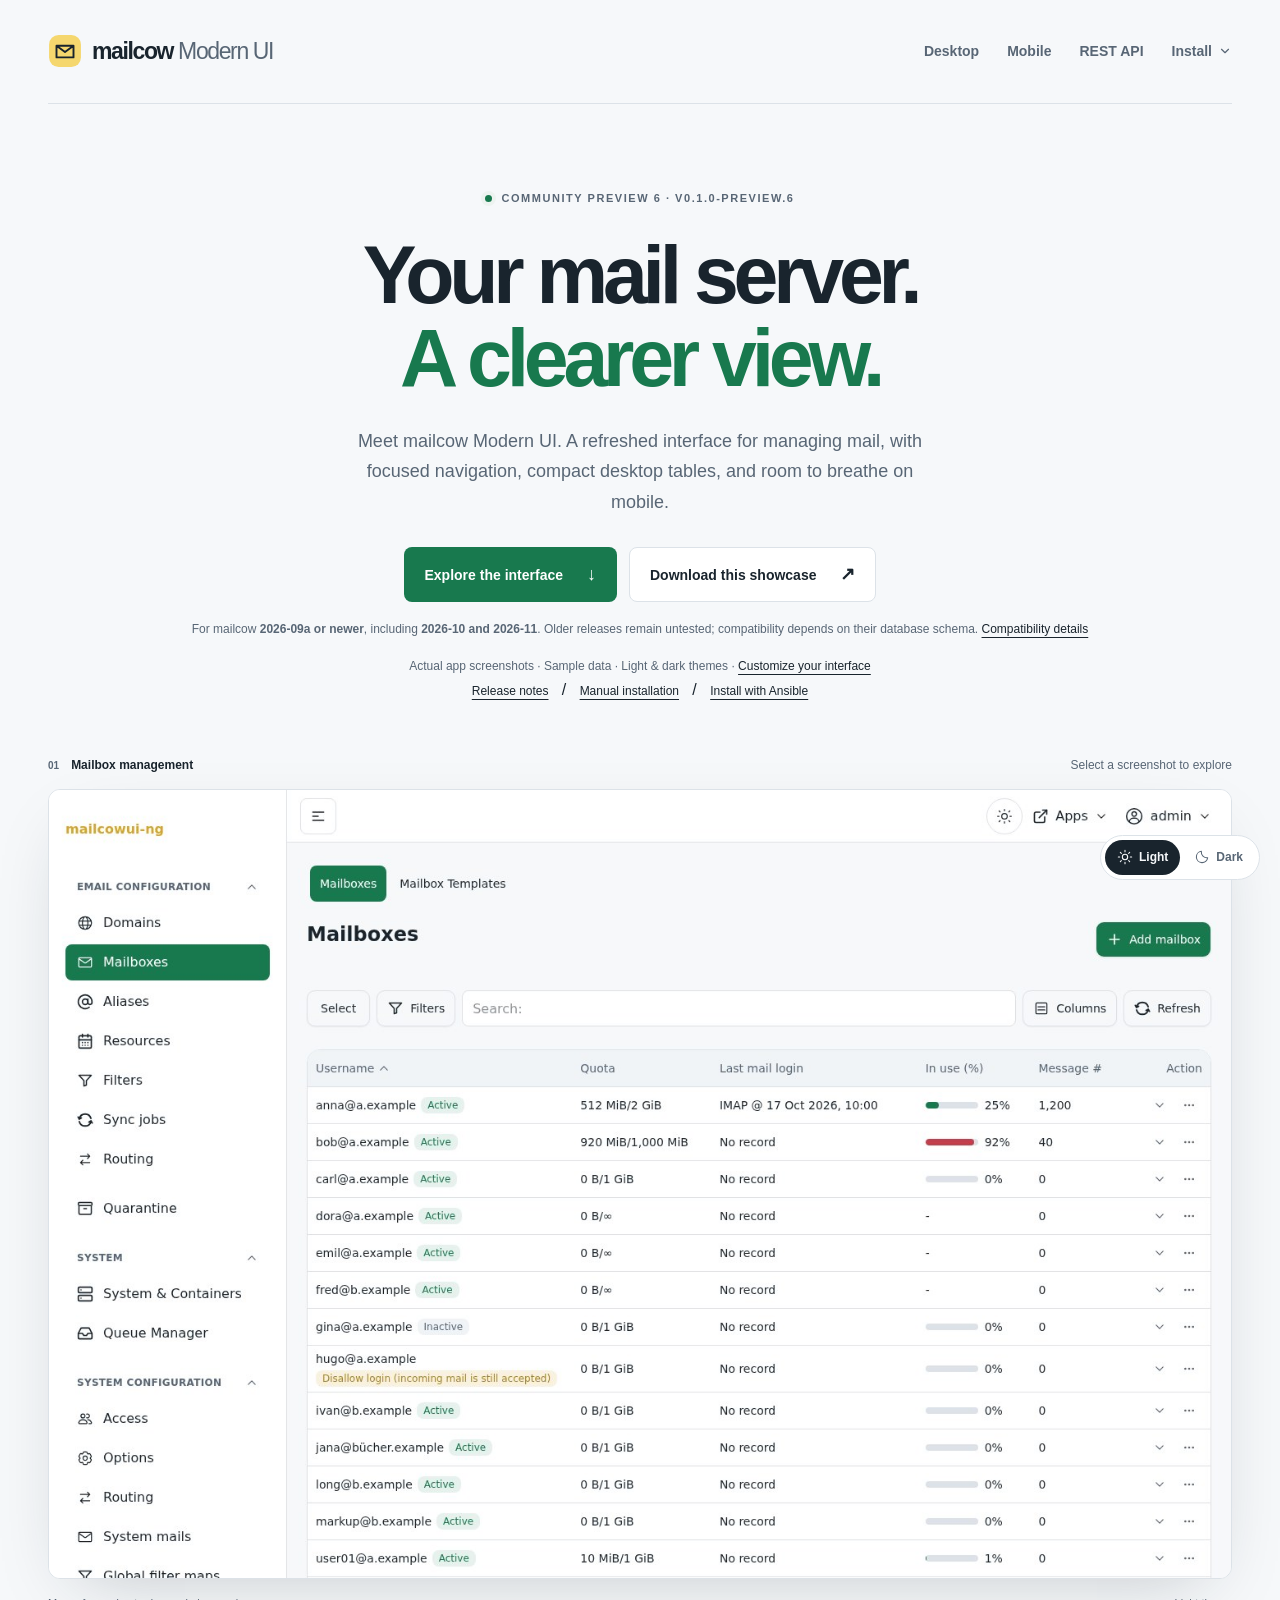
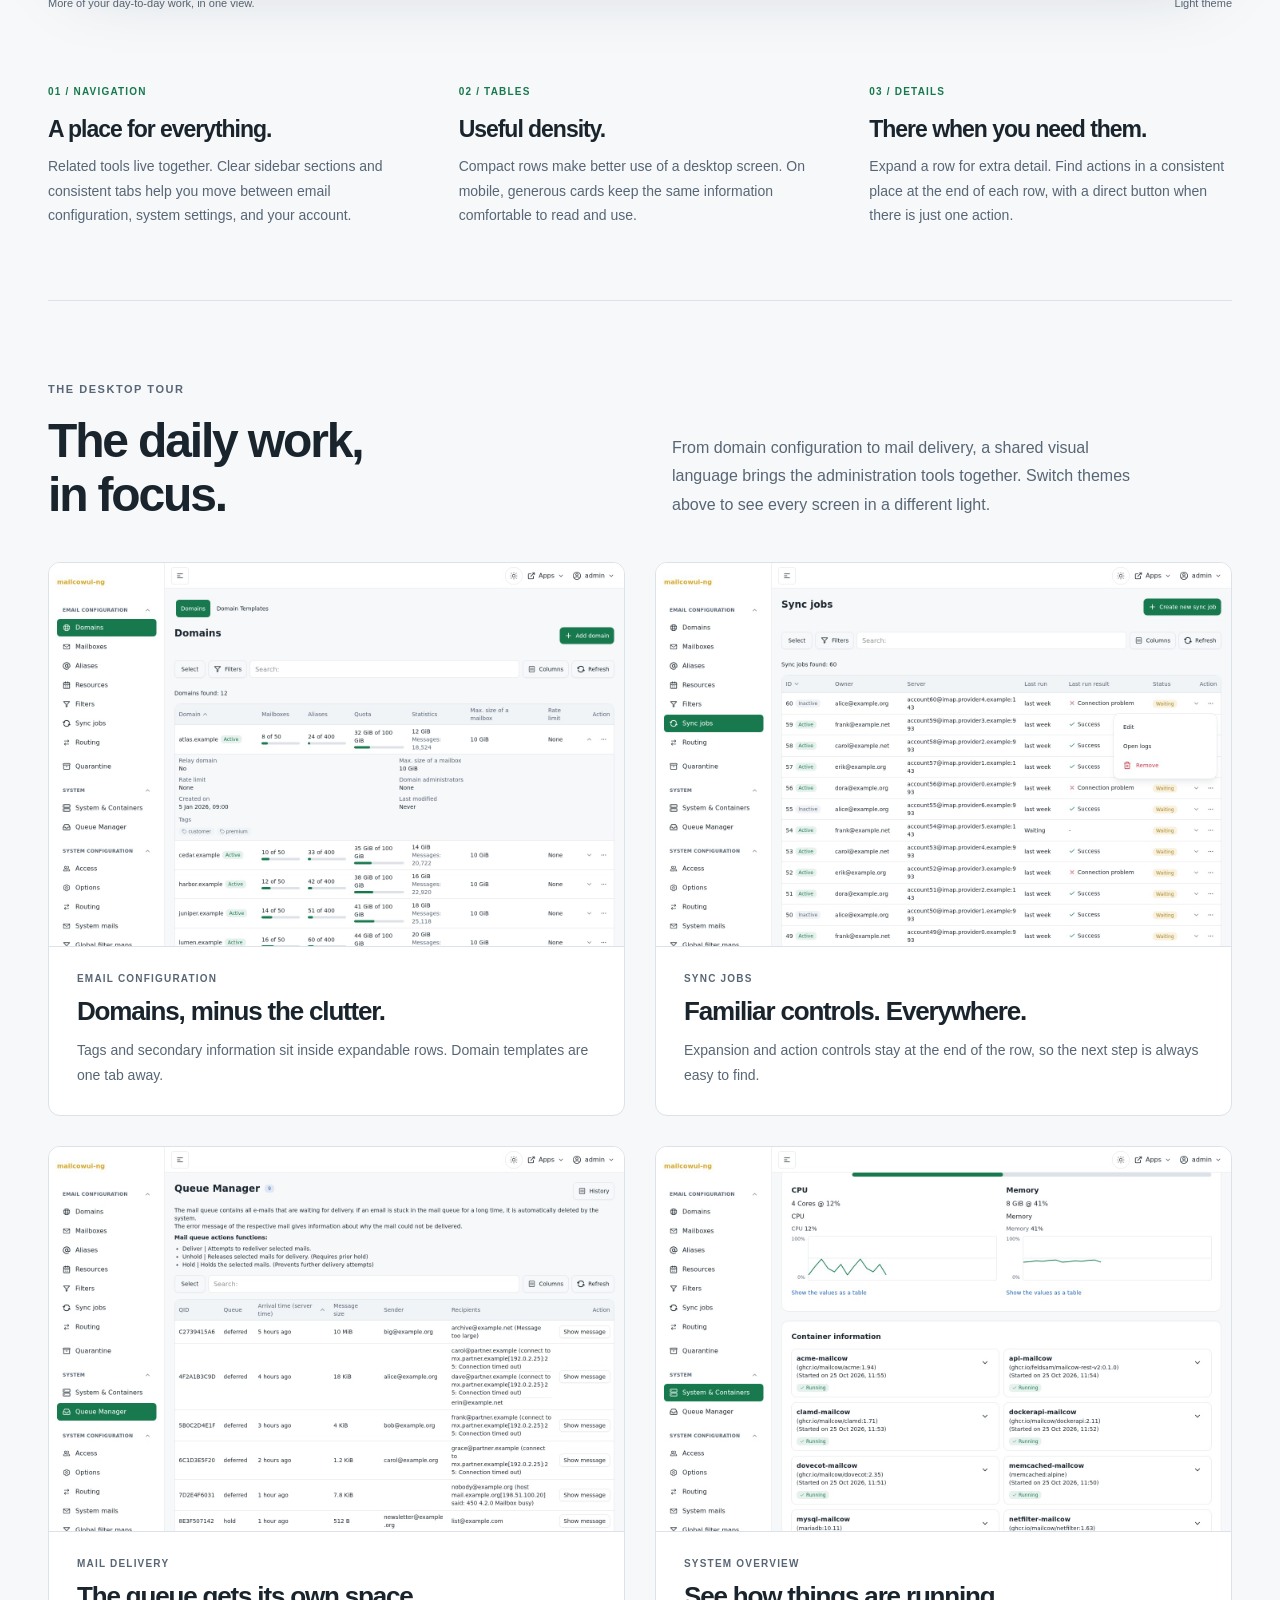
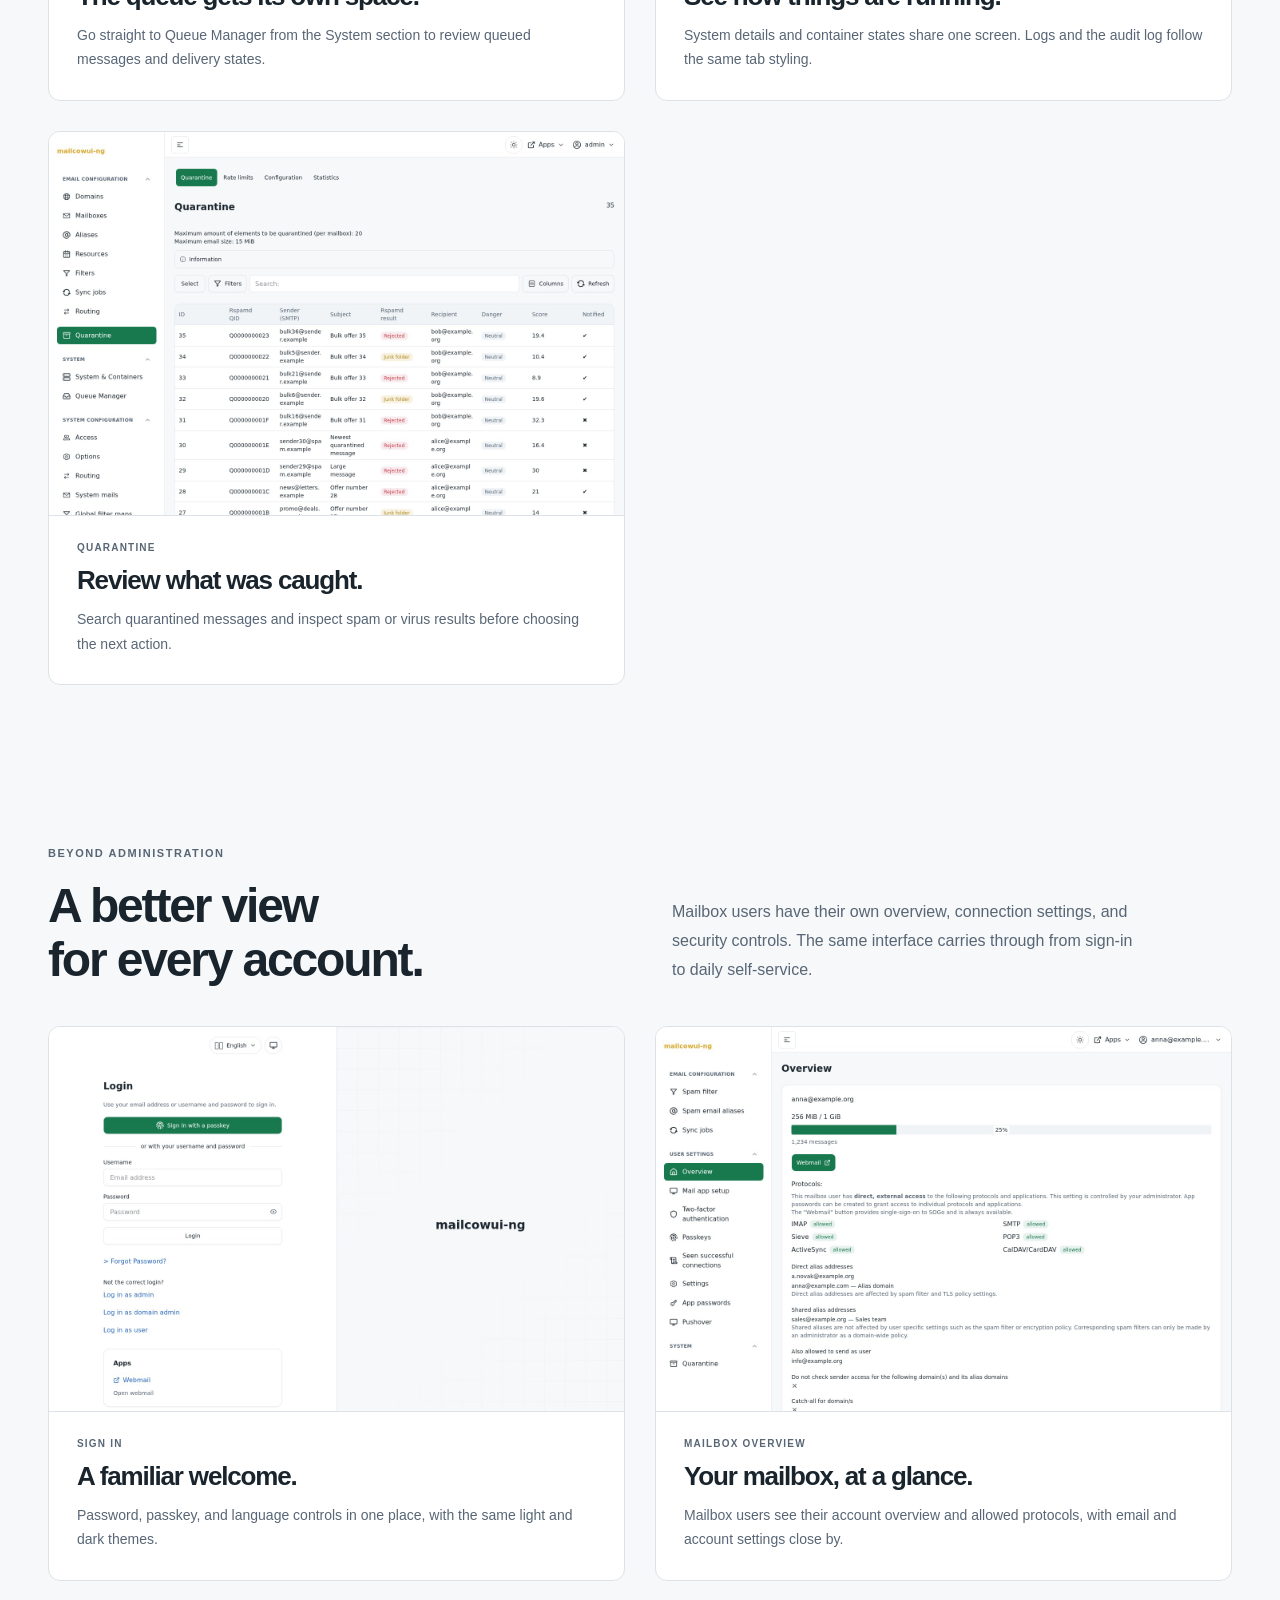
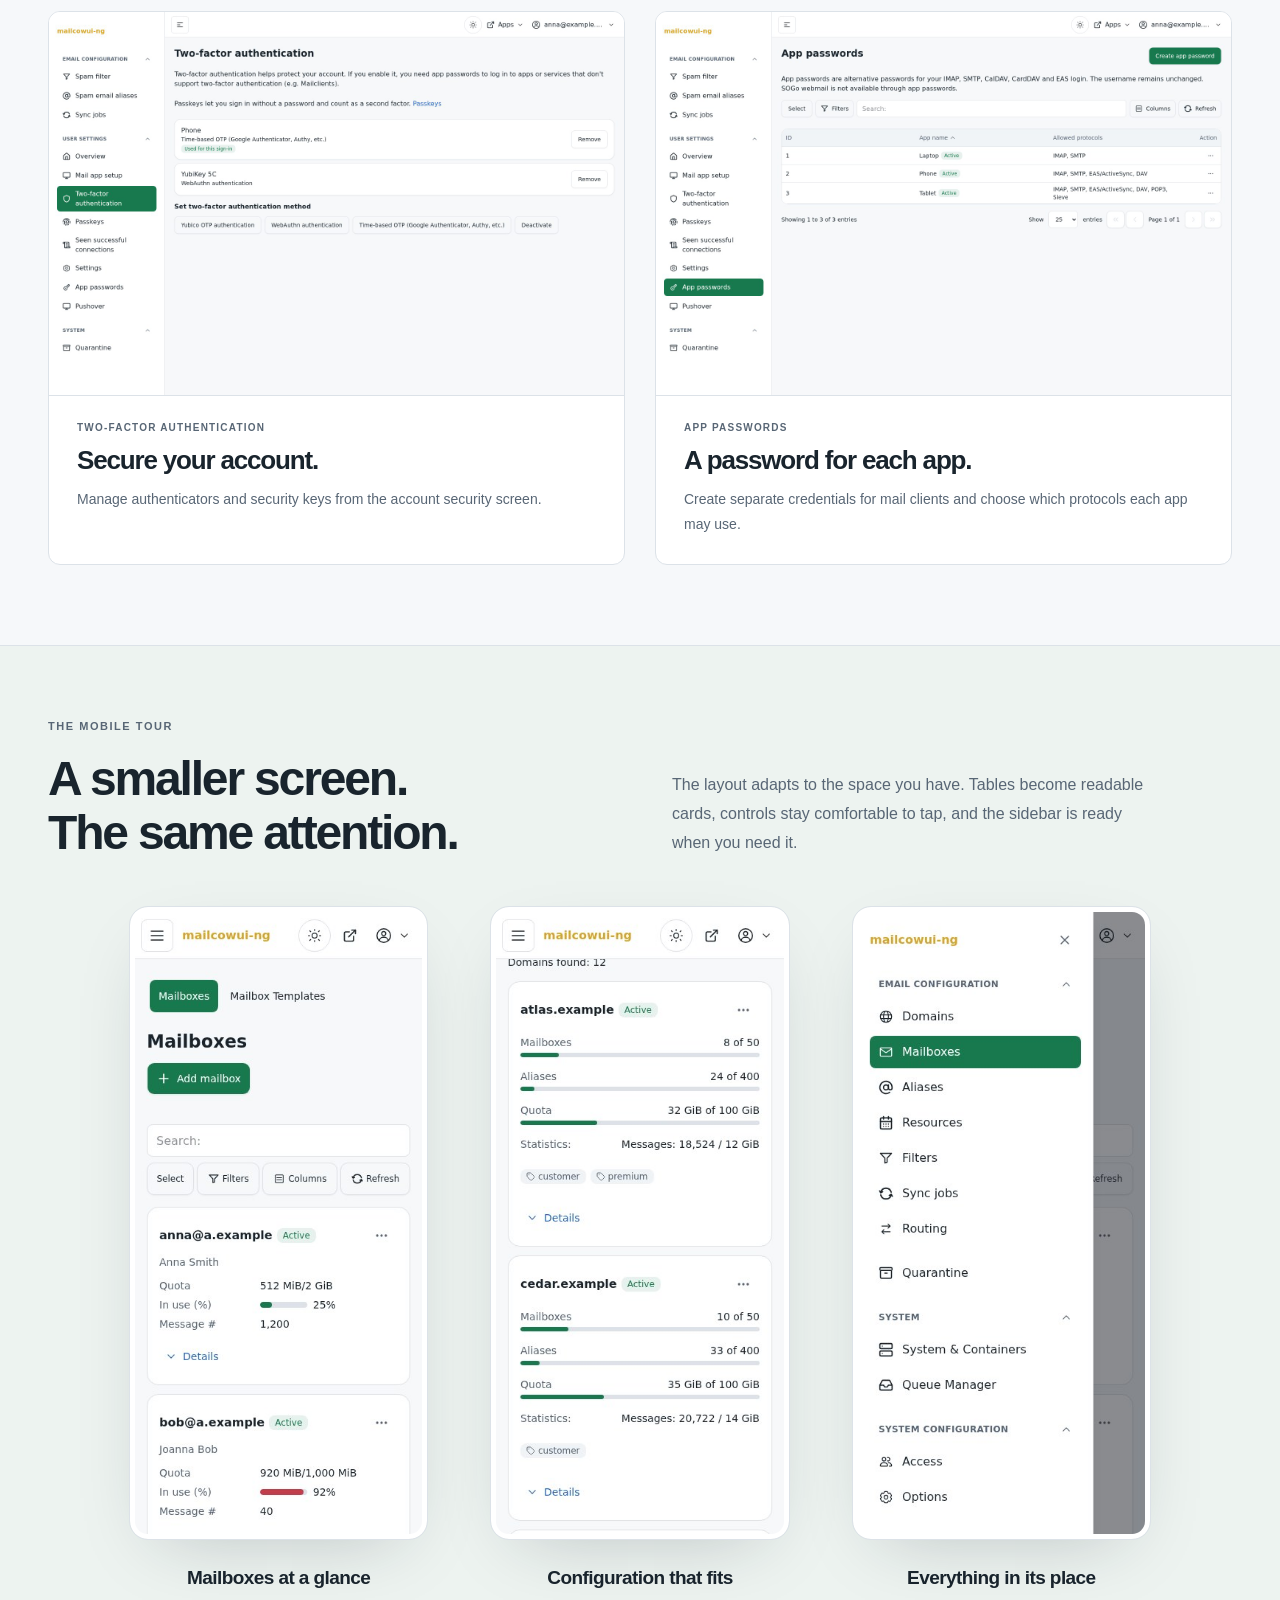
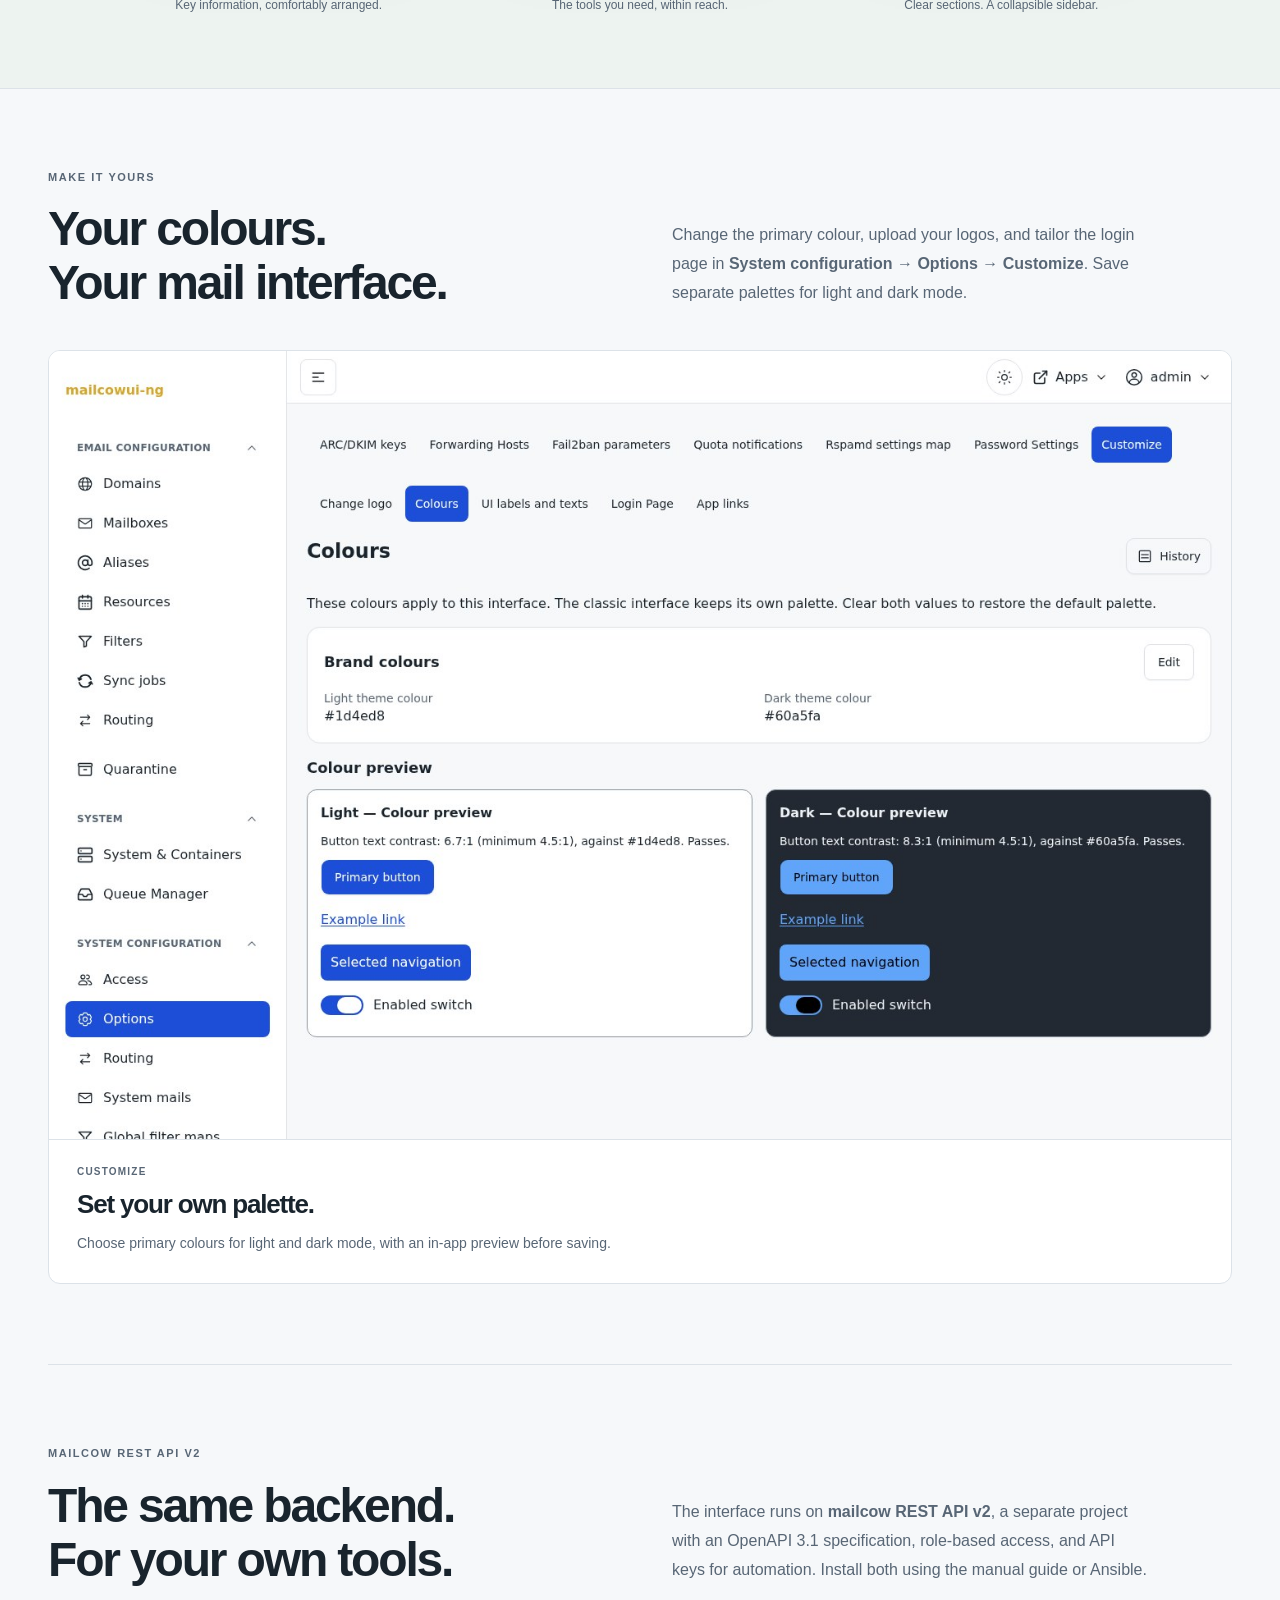
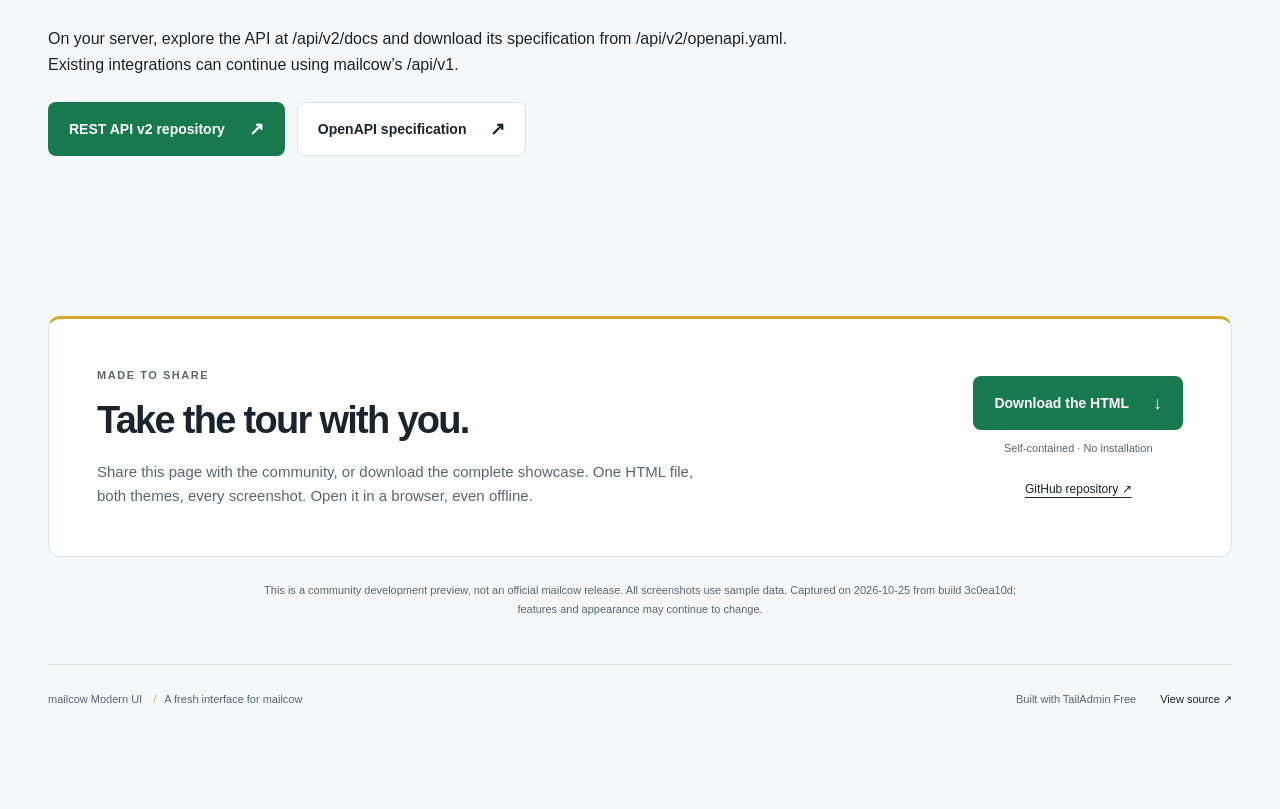
<file: docs/index.html>
<!doctype html>
<html lang="en" data-theme="light">
<head>
  <meta charset="UTF-8" />
  <meta name="viewport" content="width=device-width, initial-scale=1" />
  <meta name="color-scheme" content="light dark" />
  <title>mailcow Modern UI — A clearer view of your mail server</title>
  <meta name="description" content="Explore the mailcow Modern UI community preview: a refreshed mail administration interface, with light and dark themes and layouts for desktop and mobile." />
  <meta property="og:title" content="mailcow Modern UI — A clearer view of your mail server" />
  <meta property="og:description" content="A visual tour of the refreshed interface. Compact desktop tables, comfortable mobile layouts, and a consistent light and dark palette." />
  <meta property="og:type" content="website" />
  <link rel="canonical" href="https://feldsam-inc.github.io/mailcow-modern-ui/" />
  <meta property="og:url" content="https://feldsam-inc.github.io/mailcow-modern-ui/" />
  <meta property="og:image" content="https://feldsam-inc.github.io/mailcow-modern-ui/screenshots/mailboxes-light.jpg" />
  <meta property="og:image:alt" content="The mailcow Modern UI mailbox management screen in light mode, with sample data" />
  <link rel="icon" href="icon.svg" type="image/svg+xml" />
  <link rel="stylesheet" href="showcase.css" />
  <script src="showcase.js" defer></script>
</head>
<body>
  <a class="skip-link" href="#main">Skip to content</a>
  <header class="site-header wrap">
    <a class="wordmark" href="#" aria-label="mailcow Modern UI showcase home">
      <svg class="brand-icon" viewBox="0 0 32 32" aria-hidden="true"><rect x="1" y="1" width="30" height="30" rx="9" /><path d="M8 11h16v11H8zM8 11l8 6 8-6" /></svg>
      <span>mailcow<span class="wordmark-suffix"> Modern UI</span></span>
    </a>
    <nav class="header-nav" aria-label="Showcase sections">
      <a href="#desktop">Desktop</a><a href="#mobile">Mobile</a><a href="#api">REST API</a>
      <details class="install-menu">
        <summary>Install <svg viewBox="0 0 24 24" fill="none" stroke="currentColor" stroke-width="2" stroke-linecap="round" stroke-linejoin="round" aria-hidden="true"><path d="m6 9 6 6 6-6" /></svg></summary>
        <div class="install-options">
          <a href="https://github.com/FELDSAM-INC/mailcow-modern-ui/blob/v0.1.0-preview.6/docs/installation.md"><strong>Manual installation</strong><span>Copy the commands, one step at a time.</span></a>
          <a href="https://github.com/FELDSAM-INC/mailcow-modern-ui/blob/v0.1.0-preview.6/docs/ansible.md"><strong>Install with Ansible</strong><span>Configure your inventory and run the playbook.</span></a>
        </div>
      </details>
    </nav>
    <div class="theme-control" role="group" aria-label="Screenshot and page theme" hidden>
      <button type="button" data-set-theme="light" aria-pressed="true"><svg viewBox="0 0 24 24" aria-hidden="true"><circle cx="12" cy="12" r="4" /><path d="M12 2v2m0 16v2M2 12h2m16 0h2M5 5l1.5 1.5m11 11L19 19M5 19l1.5-1.5m11-11L19 5" /></svg><span>Light</span></button>
      <button type="button" data-set-theme="dark" aria-pressed="false"><svg viewBox="0 0 24 24" aria-hidden="true"><path d="M20.5 13A8.5 8.5 0 0 1 11 3.5 8.5 8.5 0 1 0 20.5 13Z" /></svg><span>Dark</span></button>
    </div>
  </header>
  <main id="main">
    <section class="hero wrap" aria-labelledby="hero-title">
      <div class="eyebrow"><span class="status-dot"></span>Community Preview 6 · v0.1.0-preview.6</div>
      <h1 id="hero-title">Your mail server.<br /><span>A clearer view.</span></h1>
      <p class="hero-description">Meet mailcow Modern UI. A refreshed interface for managing mail, with focused navigation, compact desktop tables, and room to breathe on mobile.</p>
      <div class="hero-actions"><a class="button primary" href="#desktop">Explore the interface <span aria-hidden="true">↓</span></a><a class="button secondary" href="mailcow-modern-ui-showcase.html" download="mailcow-modern-ui-showcase.html" data-download>Download this showcase <span aria-hidden="true">↗</span></a></div>
      <p class="hero-note">For mailcow <strong>2026-09a or newer</strong>, including <strong>2026-10 and 2026-11</strong>. Older releases remain untested; compatibility depends on their database schema. <a class="text-link" href="https://github.com/FELDSAM-INC/mailcow-modern-ui/blob/main/docs/compatibility.md">Compatibility details</a></p>
      <p class="hero-note">Actual app screenshots · Sample data · Light &amp; dark themes · <a class="text-link" href="#customize">Customize your interface</a></p>
      <p><a class="text-link" href="https://github.com/FELDSAM-INC/mailcow-modern-ui/releases/tag/v0.1.0-preview.6">Release notes</a> &nbsp; / &nbsp; <a class="text-link" href="https://github.com/FELDSAM-INC/mailcow-modern-ui/blob/v0.1.0-preview.6/docs/installation.md">Manual installation</a> &nbsp; / &nbsp; <a class="text-link" href="https://github.com/FELDSAM-INC/mailcow-modern-ui/blob/v0.1.0-preview.6/docs/ansible.md">Install with Ansible</a></p>
    </section>
    <section class="hero-preview wrap" aria-label="Mailbox management preview">
      <div class="preview-heading"><span><span class="section-number">01</span>Mailbox management</span><span class="enlarge-hint">Select a screenshot to explore</span></div>
      <button class="screenshot hero-shot" type="button" data-title="Mailbox management" data-description="A compact desktop table keeps mailbox names, addresses, quota use, and row controls together. Secondary details are available on demand." aria-label="Enlarge screenshot: Mailbox management">
    <img src="screenshots/mailboxes-light.jpg" data-theme-image="light" width="1440" height="960" alt="Mailbox management with the sidebar, quota bars, filters, and controls at the end of each row. Light theme." fetchpriority="high" />
<img src="screenshots/mailboxes-dark.jpg" data-theme-image="dark" width="1440" height="960" alt="Mailbox management with the sidebar, quota bars, filters, and controls at the end of each row. Dark theme."  />
    <span class="zoom-badge" aria-hidden="true">↗</span>
  </button>
      <div class="preview-caption"><span>More of your day-to-day work, in one view.</span><span class="theme-caption">Light theme</span></div>
    </section>
    <div class="benefits wrap">
      <article><span class="benefit-number">01 / NAVIGATION</span><h2>A place for everything.</h2><p>Related tools live together. Clear sidebar sections and consistent tabs help you move between email configuration, system settings, and your account.</p></article>
      <article><span class="benefit-number">02 / TABLES</span><h2>Useful density.</h2><p>Compact rows make better use of a desktop screen. On mobile, generous cards keep the same information comfortable to read and use.</p></article>
      <article><span class="benefit-number">03 / DETAILS</span><h2>There when you need them.</h2><p>Expand a row for extra detail. Find actions in a consistent place at the end of each row, with a direct button when there is just one action.</p></article>
    </div>
    <section class="tour-section wrap" id="desktop" aria-labelledby="desktop-title">
      <div class="section-intro"><div><p class="eyebrow">THE DESKTOP TOUR</p><h2 id="desktop-title">The daily work,<br />in focus.</h2></div><p>From domain configuration to mail delivery, a shared visual language brings the administration tools together. Switch themes above to see every screen in a different light.</p></div>
      <div class="desktop-grid"><article class="tour-card"><button class="screenshot " type="button" data-title="Domains, minus the clutter." data-description="Tags and secondary information sit inside expandable rows. Domain templates are one tab away." aria-label="Enlarge screenshot: Domains, minus the clutter.">
    <img src="screenshots/domains-light.jpg" data-theme-image="light" width="1440" height="960" alt="Domain management with an expanded row showing additional details and tags. Light theme." loading="lazy" />
<img src="screenshots/domains-dark.jpg" data-theme-image="dark" width="1440" height="960" alt="Domain management with an expanded row showing additional details and tags. Dark theme." loading="lazy" />
    <span class="zoom-badge" aria-hidden="true">↗</span>
  </button><div class="card-copy"><p class="card-category">EMAIL CONFIGURATION</p><h3>Domains, minus the clutter.</h3><p>Tags and secondary information sit inside expandable rows. Domain templates are one tab away.</p></div></article>
<article class="tour-card"><button class="screenshot " type="button" data-title="Familiar controls. Everywhere." data-description="Expansion and action controls stay at the end of the row, so the next step is always easy to find." aria-label="Enlarge screenshot: Familiar controls. Everywhere.">
    <img src="screenshots/sync-jobs-light.jpg" data-theme-image="light" width="1440" height="960" alt="Sync jobs with a row action menu open, including edit, logs, and delete. Light theme." loading="lazy" />
<img src="screenshots/sync-jobs-dark.jpg" data-theme-image="dark" width="1440" height="960" alt="Sync jobs with a row action menu open, including edit, logs, and delete. Dark theme." loading="lazy" />
    <span class="zoom-badge" aria-hidden="true">↗</span>
  </button><div class="card-copy"><p class="card-category">SYNC JOBS</p><h3>Familiar controls. Everywhere.</h3><p>Expansion and action controls stay at the end of the row, so the next step is always easy to find.</p></div></article>
<article class="tour-card"><button class="screenshot " type="button" data-title="The queue gets its own space." data-description="Go straight to Queue Manager from the System section to review queued messages and delivery states." aria-label="Enlarge screenshot: The queue gets its own space.">
    <img src="screenshots/queue-light.jpg" data-theme-image="light" width="1440" height="960" alt="Queue Manager showing sample queued mail and delivery status. Light theme." loading="lazy" />
<img src="screenshots/queue-dark.jpg" data-theme-image="dark" width="1440" height="960" alt="Queue Manager showing sample queued mail and delivery status. Dark theme." loading="lazy" />
    <span class="zoom-badge" aria-hidden="true">↗</span>
  </button><div class="card-copy"><p class="card-category">MAIL DELIVERY</p><h3>The queue gets its own space.</h3><p>Go straight to Queue Manager from the System section to review queued messages and delivery states.</p></div></article>
<article class="tour-card"><button class="screenshot " type="button" data-title="See how things are running." data-description="System details and container states share one screen. Logs and the audit log follow the same tab styling." aria-label="Enlarge screenshot: See how things are running.">
    <img src="screenshots/system-light.jpg" data-theme-image="light" width="1440" height="960" alt="System monitoring with CPU and memory charts and container status cards. Light theme." loading="lazy" />
<img src="screenshots/system-dark.jpg" data-theme-image="dark" width="1440" height="960" alt="System monitoring with CPU and memory charts and container status cards. Dark theme." loading="lazy" />
    <span class="zoom-badge" aria-hidden="true">↗</span>
  </button><div class="card-copy"><p class="card-category">SYSTEM OVERVIEW</p><h3>See how things are running.</h3><p>System details and container states share one screen. Logs and the audit log follow the same tab styling.</p></div></article><article class="tour-card"><button class="screenshot" type="button" data-title="Review what was caught." data-description="Search quarantined messages and inspect spam or virus results before choosing the next action." aria-label="Enlarge screenshot: Review what was caught."><img src="screenshots/quarantine-light.jpg" data-theme-image="light" width="1440" height="960" alt="Quarantine with sample message subjects, scores, and status. Light theme." loading="lazy" /><img src="screenshots/quarantine-dark.jpg" data-theme-image="dark" width="1440" height="960" alt="Quarantine with sample message subjects, scores, and status. Dark theme." loading="lazy" /><span class="zoom-badge" aria-hidden="true">↗</span></button><div class="card-copy"><p class="card-category">QUARANTINE</p><h3>Review what was caught.</h3><p>Search quarantined messages and inspect spam or virus results before choosing the next action.</p></div></article></div>
    </section>
    <section class="tour-section wrap" id="account-preview" aria-labelledby="account-preview-title"><div class="section-intro"><div><p class="eyebrow">BEYOND ADMINISTRATION</p><h2 id="account-preview-title">A better view<br />for every account.</h2></div><p>Mailbox users have their own overview, connection settings, and security controls. The same interface carries through from sign-in to daily self-service.</p></div><div class="desktop-grid"><article class="tour-card"><button class="screenshot" type="button" data-title="A familiar welcome." data-description="Password, passkey, and language controls in one place, with the same light and dark themes." aria-label="Enlarge screenshot: A familiar welcome."><img src="screenshots/sign-in-light.jpg" data-theme-image="light" width="1440" height="960" alt="The sign-in page with password and passkey options. Light theme." loading="lazy" /><img src="screenshots/sign-in-dark.jpg" data-theme-image="dark" width="1440" height="960" alt="The sign-in page with password and passkey options. Dark theme." loading="lazy" /><span class="zoom-badge" aria-hidden="true">↗</span></button><div class="card-copy"><p class="card-category">SIGN IN</p><h3>A familiar welcome.</h3><p>Password, passkey, and language controls in one place, with the same light and dark themes.</p></div></article><article class="tour-card"><button class="screenshot" type="button" data-title="Your mailbox, at a glance." data-description="Mailbox users see their account overview and allowed protocols, with email and account settings close by." aria-label="Enlarge screenshot: Your mailbox, at a glance."><img src="screenshots/account-overview-light.jpg" data-theme-image="light" width="1440" height="960" alt="Mailbox account overview with quota and protocol information. Light theme." loading="lazy" /><img src="screenshots/account-overview-dark.jpg" data-theme-image="dark" width="1440" height="960" alt="Mailbox account overview with quota and protocol information. Dark theme." loading="lazy" /><span class="zoom-badge" aria-hidden="true">↗</span></button><div class="card-copy"><p class="card-category">MAILBOX OVERVIEW</p><h3>Your mailbox, at a glance.</h3><p>Mailbox users see their account overview and allowed protocols, with email and account settings close by.</p></div></article><article class="tour-card"><button class="screenshot" type="button" data-title="Secure your account." data-description="Manage authenticators and security keys from the account security screen." aria-label="Enlarge screenshot: Secure your account."><img src="screenshots/account-security-light.jpg" data-theme-image="light" width="1440" height="960" alt="The account two-factor authentication page with sample methods. Light theme." loading="lazy" /><img src="screenshots/account-security-dark.jpg" data-theme-image="dark" width="1440" height="960" alt="The account two-factor authentication page with sample methods. Dark theme." loading="lazy" /><span class="zoom-badge" aria-hidden="true">↗</span></button><div class="card-copy"><p class="card-category">TWO-FACTOR AUTHENTICATION</p><h3>Secure your account.</h3><p>Manage authenticators and security keys from the account security screen.</p></div></article><article class="tour-card"><button class="screenshot" type="button" data-title="A password for each app." data-description="Create separate credentials for mail clients and choose which protocols each app may use." aria-label="Enlarge screenshot: A password for each app."><img src="screenshots/app-passwords-light.jpg" data-theme-image="light" width="1440" height="960" alt="App passwords for sample mail clients and their allowed protocols. Light theme." loading="lazy" /><img src="screenshots/app-passwords-dark.jpg" data-theme-image="dark" width="1440" height="960" alt="App passwords for sample mail clients and their allowed protocols. Dark theme." loading="lazy" /><span class="zoom-badge" aria-hidden="true">↗</span></button><div class="card-copy"><p class="card-category">APP PASSWORDS</p><h3>A password for each app.</h3><p>Create separate credentials for mail clients and choose which protocols each app may use.</p></div></article></div></section>
    <section class="mobile-section" id="mobile" aria-labelledby="mobile-title">
      <div class="wrap"><div class="section-intro"><div><p class="eyebrow">THE MOBILE TOUR</p><h2 id="mobile-title">A smaller screen.<br />The same attention.</h2></div><p>The layout adapts to the space you have. Tables become readable cards, controls stay comfortable to tap, and the sidebar is ready when you need it.</p></div>
      <div class="mobile-grid"><article class="mobile-card"><button class="screenshot mobile-shot" type="button" data-title="Mailboxes at a glance" data-description="Key information, comfortably arranged." aria-label="Enlarge screenshot: Mailboxes at a glance">
    <img src="screenshots/mobile-mailboxes-light.jpg" data-theme-image="light" width="390" height="844" alt="Mobile mailbox cards with addresses, quota usage, and actions. Light theme." loading="lazy" />
<img src="screenshots/mobile-mailboxes-dark.jpg" data-theme-image="dark" width="390" height="844" alt="Mobile mailbox cards with addresses, quota usage, and actions. Dark theme." loading="lazy" />
    <span class="zoom-badge" aria-hidden="true">↗</span>
  </button><h3>Mailboxes at a glance</h3><p>Key information, comfortably arranged.</p></article>
<article class="mobile-card"><button class="screenshot mobile-shot" type="button" data-title="Configuration that fits" data-description="The tools you need, within reach." aria-label="Enlarge screenshot: Configuration that fits">
    <img src="screenshots/mobile-domains-light.jpg" data-theme-image="light" width="390" height="844" alt="Domain management cards adapted to a mobile screen. Light theme." loading="lazy" />
<img src="screenshots/mobile-domains-dark.jpg" data-theme-image="dark" width="390" height="844" alt="Domain management cards adapted to a mobile screen. Dark theme." loading="lazy" />
    <span class="zoom-badge" aria-hidden="true">↗</span>
  </button><h3>Configuration that fits</h3><p>The tools you need, within reach.</p></article>
<article class="mobile-card"><button class="screenshot mobile-shot" type="button" data-title="Everything in its place" data-description="Clear sections. A collapsible sidebar." aria-label="Enlarge screenshot: Everything in its place">
    <img src="screenshots/mobile-menu-light.jpg" data-theme-image="light" width="390" height="844" alt="The mobile sidebar open, showing grouped navigation sections. Light theme." loading="lazy" />
<img src="screenshots/mobile-menu-dark.jpg" data-theme-image="dark" width="390" height="844" alt="The mobile sidebar open, showing grouped navigation sections. Dark theme." loading="lazy" />
    <span class="zoom-badge" aria-hidden="true">↗</span>
  </button><h3>Everything in its place</h3><p>Clear sections. A collapsible sidebar.</p></article></div></div>
    </section>
    <section class="tour-section wrap" id="customize" aria-labelledby="customize-title">
      <div class="section-intro"><div><p class="eyebrow">MAKE IT YOURS</p><h2 id="customize-title">Your colours.<br />Your mail interface.</h2></div><p>Change the primary colour, upload your logos, and tailor the login page in <strong>System configuration → Options → Customize</strong>. Save separate palettes for light and dark mode.</p></div>
      <article class="tour-card"><button class="screenshot" type="button" data-title="Set your own palette." data-description="Choose primary colours for light and dark mode, with an in-app preview before saving." aria-label="Enlarge screenshot: Set your own palette."><img src="screenshots/customize-light.jpg" data-theme-image="light" width="1440" height="960" alt="The Customize Colours screen with a saved blue primary colour. Light theme." loading="lazy" /><img src="screenshots/customize-dark.jpg" data-theme-image="dark" width="1440" height="960" alt="The Customize Colours screen with a saved blue primary colour. Dark theme." loading="lazy" /><span class="zoom-badge" aria-hidden="true">↗</span></button><div class="card-copy"><p class="card-category">CUSTOMIZE</p><h3>Set your own palette.</h3><p>Choose primary colours for light and dark mode, with an in-app preview before saving.</p></div></article>

    </section>
    <section class="tour-section wrap api-section" id="api" aria-labelledby="api-title">
      <div class="section-intro"><div><p class="eyebrow">MAILCOW REST API V2</p><h2 id="api-title">The same backend.<br />For your own tools.</h2></div><p>The interface runs on <strong>mailcow REST API v2</strong>, a separate project with an OpenAPI 3.1 specification, role-based access, and API keys for automation. Install both using the manual guide or Ansible.</p></div>
      <div class="api-details"><p>On your server, explore the API at <code>/api/v2/docs</code> and download its specification from <code>/api/v2/openapi.yaml</code>. Existing integrations can continue using mailcow’s <code>/api/v1</code>.</p><div class="hero-actions"><a class="button primary" href="https://github.com/FELDSAM-INC/mailcow-rest-v2">REST API v2 repository <span aria-hidden="true">↗</span></a><a class="button secondary" href="https://github.com/FELDSAM-INC/mailcow-rest-v2/blob/main/api/openapi.yaml">OpenAPI specification <span aria-hidden="true">↗</span></a></div></div>
    </section>
    <section class="share-section wrap" id="share" aria-labelledby="share-title">
      <div class="share-panel"><div><p class="eyebrow">MADE TO SHARE</p><h2 id="share-title">Take the tour with you.</h2><p>Share this page with the community, or download the complete showcase. One HTML file, both themes, every screenshot. Open it in a browser, even offline.</p></div><div class="share-actions"><a class="button primary" href="mailcow-modern-ui-showcase.html" download="mailcow-modern-ui-showcase.html" data-download>Download the HTML <span aria-hidden="true">↓</span></a><span class="download-note">Self-contained · No installation</span><a class="text-link" href="https://github.com/FELDSAM-INC/mailcow-modern-ui">GitHub repository <span aria-hidden="true">↗</span></a></div></div>
      <p class="preview-disclaimer">This is a community development preview, not an official mailcow release. All screenshots use sample data. Captured on 2026-10-25 from build <code>3c0ea10d</code>; features and appearance may continue to change.</p>
    </section>
  </main>
  <footer class="site-footer wrap"><span>mailcow Modern UI <span class="footer-divider">/</span>A fresh interface for mailcow</span><div><span>Built with TailAdmin Free</span><a href="https://github.com/FELDSAM-INC/mailcow-modern-ui">View source <span aria-hidden="true">↗</span></a></div></footer>
  <dialog id="image-viewer" aria-labelledby="viewer-title" aria-describedby="viewer-description">
    <div class="viewer-toolbar"><div><p class="eyebrow">INTERFACE PREVIEW</p><h2 id="viewer-title"></h2></div><button id="close-viewer" type="button" aria-label="Close screenshot viewer">✕</button></div>
    <div class="viewer-image-wrap"><img id="viewer-image" alt="" /></div>
    <p id="viewer-description"></p><p class="viewer-hint">Select the image to switch between fit and full size. Press Escape to close.</p>
  </dialog>
</body>
</html>
</file>
<file: docs/showcase.css>
/* Shared by the public tour and the downloadable HTML. */
:root {
  color-scheme: light;
  --background: #f6f8fa;
  --surface: #ffffff;
  --border: #dce2e8;
  --text: #19242d;
  --muted: #586675;
  --green: #18794e;
  --on-green: #ffffff;
  --brand: #d4a72c;
  --hover: #f0f4f7;
  --tint: #edf3f0;
  --shadow: 0 24px 70px -30px #19242d40;
}
[data-theme='dark'] {
  color-scheme: dark;
  --background: #14181d;
  --surface: #222932;
  --border: #384450;
  --text: #eef2f5;
  --muted: #aab5c1;
  --green: #53c58a;
  --on-green: #14181d;
  --brand: #f5d76e;
  --hover: #2b3540;
  --tint: #1b2825;
  --shadow: 0 24px 70px -30px #00000080;
}
* {
  box-sizing: border-box;
}
html {
  scroll-behavior: smooth;
  scroll-padding-top: 32px;
}
body {
  margin: 0;
  background: var(--background);
  color: var(--text);
  font-family: -apple-system, BlinkMacSystemFont, 'Segoe UI', sans-serif;
  line-height: 1.6;
  -webkit-font-smoothing: antialiased;
}
body.viewer-open {
  overflow: hidden;
}
button,
a {
  -webkit-tap-highlight-color: transparent;
}
button {
  font: inherit;
  cursor: pointer;
}
button,
a,
img {
  touch-action: manipulation;
}
a {
  color: inherit;
  text-underline-offset: 4px;
}
button:focus-visible,
a:focus-visible,
.viewer-image-wrap:focus-visible {
  outline: 3px solid var(--green);
  outline-offset: 5px;
}
[hidden] {
  display: none !important;
}
[data-theme='light'] [data-theme-image='dark'],
[data-theme='dark'] [data-theme-image='light'] {
  display: none;
}
::selection {
  background: #d4a72c50;
}
h1,
h2,
h3,
p {
  margin: 0;
}
h1,
h2,
h3 {
  line-height: 1.12;
  letter-spacing: -0.045em;
}
.wrap {
  width: min(1240px, calc(100% - 96px));
  margin-inline: auto;
}
.skip-link {
  position: fixed;
  z-index: 20;
  top: 8px;
  left: 8px;
  transform: translateY(-150%);
  background: var(--surface);
  padding: 8px 16px;
}
.skip-link:focus {
  transform: none;
}
.site-header {
  min-height: 104px;
  display: flex;
  align-items: center;
  gap: 36px;
  border-bottom: 1px solid var(--border);
}
.wordmark {
  display: inline-flex;
  align-items: center;
  gap: 10px;
  text-decoration: none;
  font-size: 23px;
  font-weight: 750;
  letter-spacing: -0.06em;
  white-space: nowrap;
}
.wordmark-suffix {
  color: var(--muted);
  font-weight: 450;
}
.brand-icon {
  width: 34px;
  height: 34px;
}
.brand-icon rect {
  fill: #f5d76e;
}
.brand-icon path {
  fill: none;
  stroke: #19242d;
  stroke-width: 1.8;
  stroke-linejoin: round;
}
.header-nav {
  display: flex;
  gap: 28px;
  margin-left: auto;
  font-size: 14px;
  font-weight: 550;
}
.header-nav a {
  text-decoration: none;
  color: var(--muted);
}
.header-nav a:hover,
.text-link:hover {
  color: var(--green);
}
.install-menu { position: relative; }
.install-menu summary { display: flex; align-items: center; gap: 6px; cursor: pointer; list-style: none; color: var(--muted); }
.install-menu summary svg { display: block; width: 1em; height: 1em; flex: none; }
.install-menu summary::-webkit-details-marker { display: none; }
.install-menu summary:hover, .install-menu[open] summary { color: var(--green); }
.install-menu summary:focus-visible { outline: 3px solid var(--green); outline-offset: 5px; }
.install-options { position: absolute; z-index: 10; right: 0; top: calc(100% + 16px); width: min(280px, 85vw); padding: 6px; border: 1px solid var(--border); border-radius: 14px; background: var(--surface); box-shadow: var(--shadow); }
.install-options a { display: grid; gap: 4px; padding: 14px; border-radius: 9px; }
.install-options a:hover { background: var(--hover); }
.install-options strong { color: var(--text); font-size: 14px; }
.install-options span { font-size: 12px; line-height: 1.5; }
.api-section { border-top: 1px solid var(--border); }
.api-details { max-width: 760px; }
.api-details code { overflow-wrap: anywhere; }
.api-details .hero-actions { justify-content: flex-start; margin-top: 24px; }
.theme-control {
  position: fixed;
  right: 20px;
  bottom: max(20px, env(safe-area-inset-bottom));
  z-index: 30;
  box-shadow: var(--shadow);
  display: flex;
  padding: 4px;
  border: 1px solid var(--border);
  background: var(--surface);
  border-radius: 100px;
  gap: 2px;
}
.theme-control button {
  display: flex;
  gap: 6px;
  align-items: center;
  border: 0;
  border-radius: 100px;
  padding: 8px 12px;
  font-size: 12px;
  font-weight: 600;
  background: transparent;
  color: var(--muted);
}
.theme-control button[aria-pressed='true'] {
  background: var(--text);
  color: var(--background);
}
.theme-control svg {
  width: 16px;
  height: 16px;
  fill: none;
  stroke: currentColor;
  stroke-width: 1.6;
  stroke-linecap: round;
  stroke-linejoin: round;
}
.hero {
  padding: 86px 0 54px;
  text-align: center;
}
.eyebrow {
  display: flex;
  align-items: center;
  gap: 9px;
  color: var(--muted);
  font-size: 11px;
  font-weight: 700;
  letter-spacing: 0.14em;
  text-transform: uppercase;
}
.hero .eyebrow {
  justify-content: center;
}
.status-dot {
  width: 7px;
  height: 7px;
  background: var(--green);
  border-radius: 50%;
  box-shadow: 0 0 0 4px var(--tint);
}
h1 {
  margin-top: 26px;
  font-size: clamp(52px, 6.3vw, 86px);
  font-weight: 650;
  line-height: 1.03;
  letter-spacing: -0.065em;
}
h1 span {
  color: var(--green);
}
.hero-description {
  max-width: 600px;
  margin: 26px auto 0;
  color: var(--muted);
  font-size: 18px;
  line-height: 1.7;
}
.hero-actions {
  margin-top: 30px;
  display: flex;
  justify-content: center;
  flex-wrap: wrap;
  gap: 12px;
}
.button {
  display: inline-flex;
  align-items: center;
  justify-content: center;
  gap: 24px;
  min-height: 48px;
  padding: 12px 20px;
  border: 1px solid transparent;
  border-radius: 8px;
  text-decoration: none;
  font-size: 14px;
  font-weight: 600;
}
.button.primary {
  background: var(--green);
  color: var(--on-green);
}
.button.secondary {
  background: var(--surface);
  border-color: var(--border);
  color: var(--text);
}
.button:hover {
  filter: brightness(0.95);
}
.button span {
  font-size: 18px;
}
.hero-note {
  margin-top: 18px;
  font-size: 12px;
  color: var(--muted);
}
.preview-heading,
.preview-caption {
  display: flex;
  align-items: center;
  justify-content: space-between;
  gap: 16px;
  font-size: 12px;
  color: var(--muted);
}
.preview-heading {
  margin-bottom: 14px;
}
.preview-heading > span:first-child {
  color: var(--text);
  font-weight: 600;
}
.section-number {
  color: var(--muted);
  margin-right: 12px;
  font-size: 10px;
}
.screenshot {
  position: relative;
  display: block;
  width: 100%;
  padding: 0;
  border: 0;
  background: var(--surface);
  overflow: hidden;
  text-align: left;
  cursor: zoom-in;
}
.screenshot img {
  display: block;
  width: 100%;
  height: auto;
}
.hero-shot {
  border: 1px solid var(--border);
  border-radius: 12px;
  box-shadow: var(--shadow);
}
.zoom-badge {
  position: absolute;
  bottom: 14px;
  right: 14px;
  width: 32px;
  height: 32px;
  display: grid;
  place-items: center;
  background: var(--surface);
  border: 1px solid var(--border);
  color: var(--text);
  border-radius: 7px;
  box-shadow: 0 2px 8px #00000010;
  font-size: 18px;
  opacity: 0;
  transition: opacity 0.15s;
}
.screenshot:hover .zoom-badge,
.screenshot:focus-visible .zoom-badge {
  opacity: 1;
}
.preview-caption {
  margin-top: 16px;
  font-size: 11px;
}
.theme-caption {
  white-space: nowrap;
}
.benefits {
  padding: 64px 0 72px;
  display: grid;
  grid-template-columns: repeat(3, minmax(0, 1fr));
  gap: 48px;
  border-bottom: 1px solid var(--border);
}
.benefit-number {
  color: var(--green);
  font-size: 10px;
  letter-spacing: 0.12em;
  font-weight: 650;
}
.benefits h2 {
  font-size: 23px;
  margin: 14px 0 12px;
}
.benefits p,
.card-copy > p:last-child {
  color: var(--muted);
  font-size: 14px;
  line-height: 1.75;
}
.tour-section {
  padding: 80px 0;
}
.section-intro {
  display: grid;
  grid-template-columns: 1fr 1fr;
  align-items: end;
  gap: 64px;
  margin-bottom: 40px;
}
.section-intro h2 {
  font-size: clamp(34px, 4vw, 48px);
  font-weight: 600;
  margin-top: 16px;
}
.section-intro > p {
  color: var(--muted);
  font-size: 16px;
  line-height: 1.8;
  max-width: 475px;
  padding-bottom: 2px;
}
.desktop-grid {
  display: grid;
  grid-template-columns: repeat(2, minmax(0, 1fr));
  gap: 30px;
}
.tour-card {
  border: 1px solid var(--border);
  border-radius: 12px;
  background: var(--surface);
  overflow: hidden;
}
.tour-card .screenshot {
  border-bottom: 1px solid var(--border);
}
.card-copy {
  padding: 24px 28px 28px;
}
.card-category {
  color: var(--muted);
  font-size: 10px;
  font-weight: 650;
  letter-spacing: 0.12em;
}
.card-copy h3 {
  margin: 10px 0 12px;
  font-size: 26px;
  font-weight: 600;
}
.mobile-section {
  background: var(--tint);
  border-block: 1px solid var(--border);
  padding: 72px 0;
}
.mobile-grid {
  display: grid;
  grid-template-columns: repeat(3, minmax(0, 1fr));
  gap: 64px;
  max-width: 1020px;
  margin: 48px auto 0;
}
.mobile-shot {
  border: 5px solid var(--surface);
  border-radius: 18px;
  outline: 1px solid var(--border);
  box-shadow: var(--shadow);
}
.mobile-card h3 {
  font-size: 19px;
  margin-top: 28px;
  text-align: center;
  letter-spacing: -0.03em;
}
.mobile-card > p {
  text-align: center;
  margin-top: 8px;
  font-size: 12px;
  color: var(--muted);
}
.share-section {
  padding: 80px 0 44px;
}
.share-panel {
  display: grid;
  grid-template-columns: 1fr auto;
  gap: 64px;
  align-items: center;
  padding: 48px;
  border: 1px solid var(--border);
  border-radius: 12px;
  background: var(--surface);
  border-top: 3px solid var(--brand);
}
.share-panel h2 {
  font-size: 38px;
  font-weight: 600;
  margin-top: 14px;
}
.share-panel p:not(.eyebrow) {
  max-width: 620px;
  font-size: 15px;
  color: var(--muted);
  margin-top: 18px;
}
.share-actions {
  display: flex;
  flex-direction: column;
  align-items: center;
}
.download-note {
  font-size: 11px;
  color: var(--muted);
  margin-top: 10px;
}
.text-link {
  color: var(--text);
  margin-top: 22px;
  font-size: 12px;
}
.preview-disclaimer {
  font-size: 11px;
  line-height: 1.8;
  color: var(--muted);
  max-width: 780px;
  margin: 24px auto 0;
  text-align: center;
}
code {
  font: inherit;
}
.site-footer {
  display: flex;
  align-items: center;
  justify-content: space-between;
  gap: 24px;
  padding: 26px 0 100px;
  font-size: 11px;
  color: var(--muted);
  border-top: 1px solid var(--border);
}
.site-footer > div {
  display: flex;
  gap: 24px;
}
.site-footer a {
  color: var(--text);
  text-decoration: none;
}
.footer-divider {
  margin-inline: 8px;
  color: var(--brand);
}
dialog {
  width: min(1560px, calc(100% - 48px));
  max-width: none;
  max-height: calc(100dvh - 48px);
  padding: 0;
  border: 1px solid var(--border);
  border-radius: 12px;
  background: var(--surface);
  color: var(--text);
  overflow: auto;
  box-shadow: 0 20px 100px #00000040;
}
dialog::backdrop {
  background: #090d12dd;
}
.viewer-toolbar {
  display: flex;
  justify-content: space-between;
  gap: 24px;
  align-items: center;
  padding: 18px 24px;
}
.viewer-toolbar .eyebrow {
  font-size: 9px;
}
.viewer-toolbar h2 {
  font-size: 22px;
  margin-top: 5px;
  letter-spacing: -0.025em;
}
#close-viewer {
  display: grid;
  place-items: center;
  flex: 0 0 40px;
  height: 40px;
  border: 1px solid var(--border);
  background: var(--background);
  color: var(--text);
  border-radius: 8px;
}
.viewer-image-wrap {
  border-block: 1px solid var(--border);
  background: var(--background);
  overflow: auto;
  max-height: calc(100dvh - 260px);
  min-height: 150px;
  text-align: center;
}
#viewer-image {
  display: block;
  max-width: 100%;
  max-height: calc(100dvh - 270px);
  width: auto;
  height: auto;
  margin-inline: auto;
  cursor: zoom-in;
}
.viewer-image-wrap.full-size #viewer-image {
  max-width: none;
  max-height: none;
  cursor: zoom-out;
}
#viewer-description {
  padding: 16px 24px 0;
  color: var(--muted);
  font-size: 13px;
}
.viewer-hint {
  padding: 5px 24px 18px;
  color: var(--muted);
  font-size: 11px;
}
@media (hover: none) {
  .zoom-badge {
    opacity: 1;
  }
}
@media (max-width: 1000px) {
  .wrap {
    width: calc(100% - 56px);
  }
  .site-header {
    gap: 24px;
  }
  .header-nav {
    gap: 20px;
  }
  .benefits {
    gap: 28px;
  }
  .benefits h2 {
    font-size: 21px;
  }
  .section-intro {
    gap: 36px;
  }
  .mobile-grid {
    gap: 32px;
  }
  .share-panel {
    padding: 32px;
    gap: 32px;
  }
  .card-copy {
    padding: 22px;
  }
  .card-copy h3 {
    font-size: 23px;
  }
}
@media (max-width: 700px) {
  .wrap {
    width: calc(100% - 36px);
  }
  .site-header {
    min-height: 84px;
    gap: 16px;
    flex-wrap: wrap;
    padding-block: 18px;
  }
  .wordmark {
    font-size: 21px;
  }
  .brand-icon {
    width: 30px;
    height: 30px;
  }
  .header-nav {
    order: 3;
    width: 100%;
    justify-content: center;
    font-size: 12px;
    margin-top: 4px;
  }
  .theme-control {
    margin-left: auto;
  }
  .theme-control button {
    padding: 8px 10px;
  }
  .hero {
    padding: 54px 0 36px;
  }
  h1 {
    font-size: clamp(42px, 10.5vw, 66px);
    margin-top: 22px;
  }
  .hero-description {
    font-size: 16px;
    margin-top: 22px;
  }
  .hero-actions {
    gap: 10px;
    margin-top: 26px;
  }
  .button {
    font-size: 13px;
    padding-inline: 16px;
    gap: 16px;
  }
  .hero-note {
    font-size: 10px;
  }
  .preview-heading,
  .preview-caption {
    font-size: 10px;
  }
  .enlarge-hint {
    max-width: 110px;
    text-align: right;
  }
  .hero-shot {
    border-radius: 7px;
  }
  .benefits {
    grid-template-columns: 1fr;
    padding: 40px 0;
    gap: 28px;
  }
  .benefits h2 {
    font-size: 24px;
    margin-block: 8px;
  }
  .benefits p {
    max-width: 500px;
  }
  .tour-section {
    padding: 48px 0;
  }
  .section-intro {
    grid-template-columns: 1fr;
    gap: 20px;
    margin-bottom: 28px;
  }
  .section-intro h2 {
    font-size: 37px;
    margin-top: 12px;
  }
  .section-intro > p {
    font-size: 15px;
  }
  .desktop-grid {
    grid-template-columns: 1fr;
    gap: 24px;
  }
  .card-copy h3 {
    font-size: 25px;
  }
  .mobile-section {
    padding-block: 48px;
  }
  .mobile-grid {
    grid-template-columns: 1fr;
    gap: 42px;
    max-width: 310px;
    margin-top: 36px;
  }
  .mobile-card h3 {
    font-size: 22px;
    margin-top: 24px;
  }
  .mobile-card > p {
    font-size: 13px;
  }
  .share-section {
    padding: 48px 0 30px;
  }
  .share-panel {
    grid-template-columns: 1fr;
    padding: 28px 24px;
    gap: 28px;
  }
  .share-panel h2 {
    font-size: 33px;
  }
  .share-actions {
    align-items: flex-start;
  }
  .preview-disclaimer {
    text-align: left;
  }
  .site-footer {
    flex-direction: column;
    gap: 14px;
    align-items: flex-start;
  }
  dialog {
    width: calc(100% - 20px);
    max-height: calc(100dvh - 24px);
  }
  .viewer-toolbar {
    padding: 16px;
    gap: 12px;
  }
  .viewer-toolbar h2 {
    font-size: 18px;
  }
  #viewer-description,
  .viewer-hint {
    padding-inline: 16px;
  }
}
@media (max-width: 450px) {
  .theme-control button span {
    position: absolute;
    width: 1px;
    height: 1px;
    padding: 0;
    overflow: hidden;
    clip-path: inset(50%);
    white-space: nowrap;
  }
}
@media (prefers-reduced-motion: reduce) {
  html {
    scroll-behavior: auto;
  }
  * {
    transition: none !important;
  }
}
</file>
